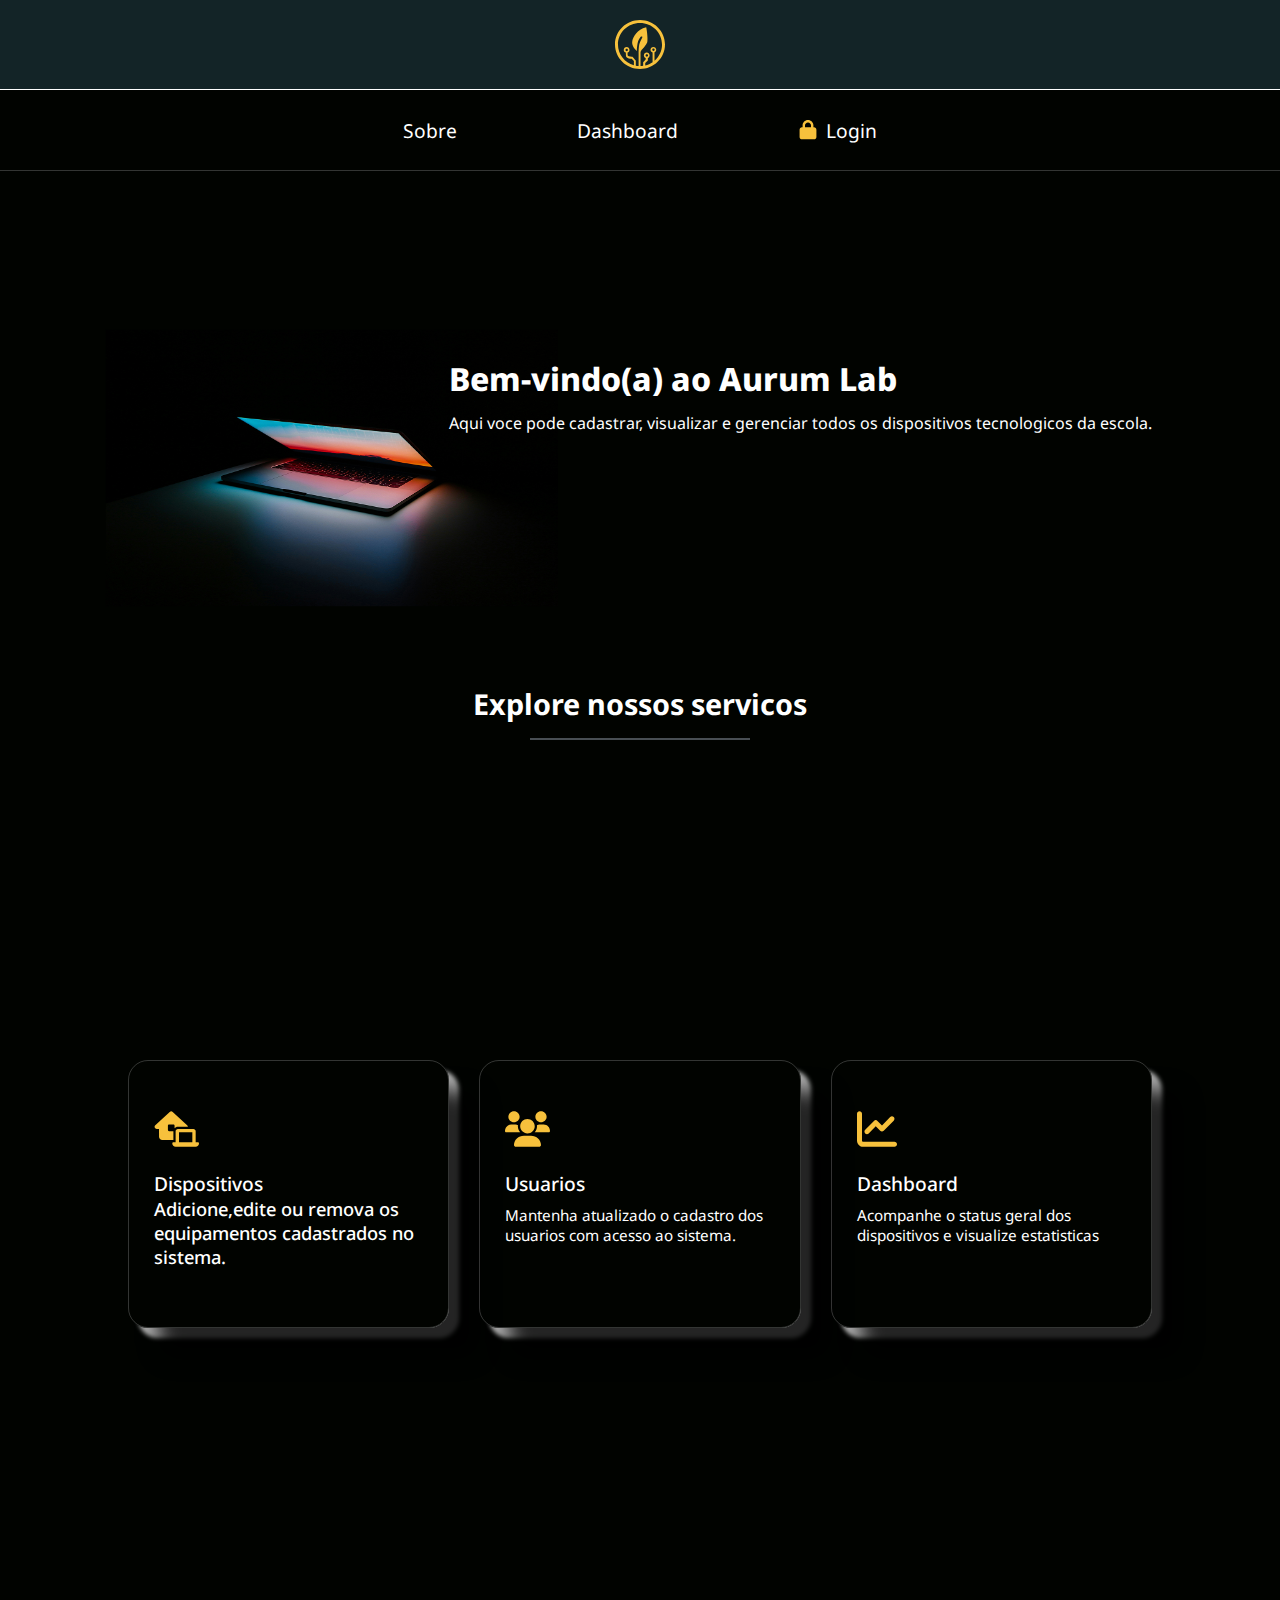
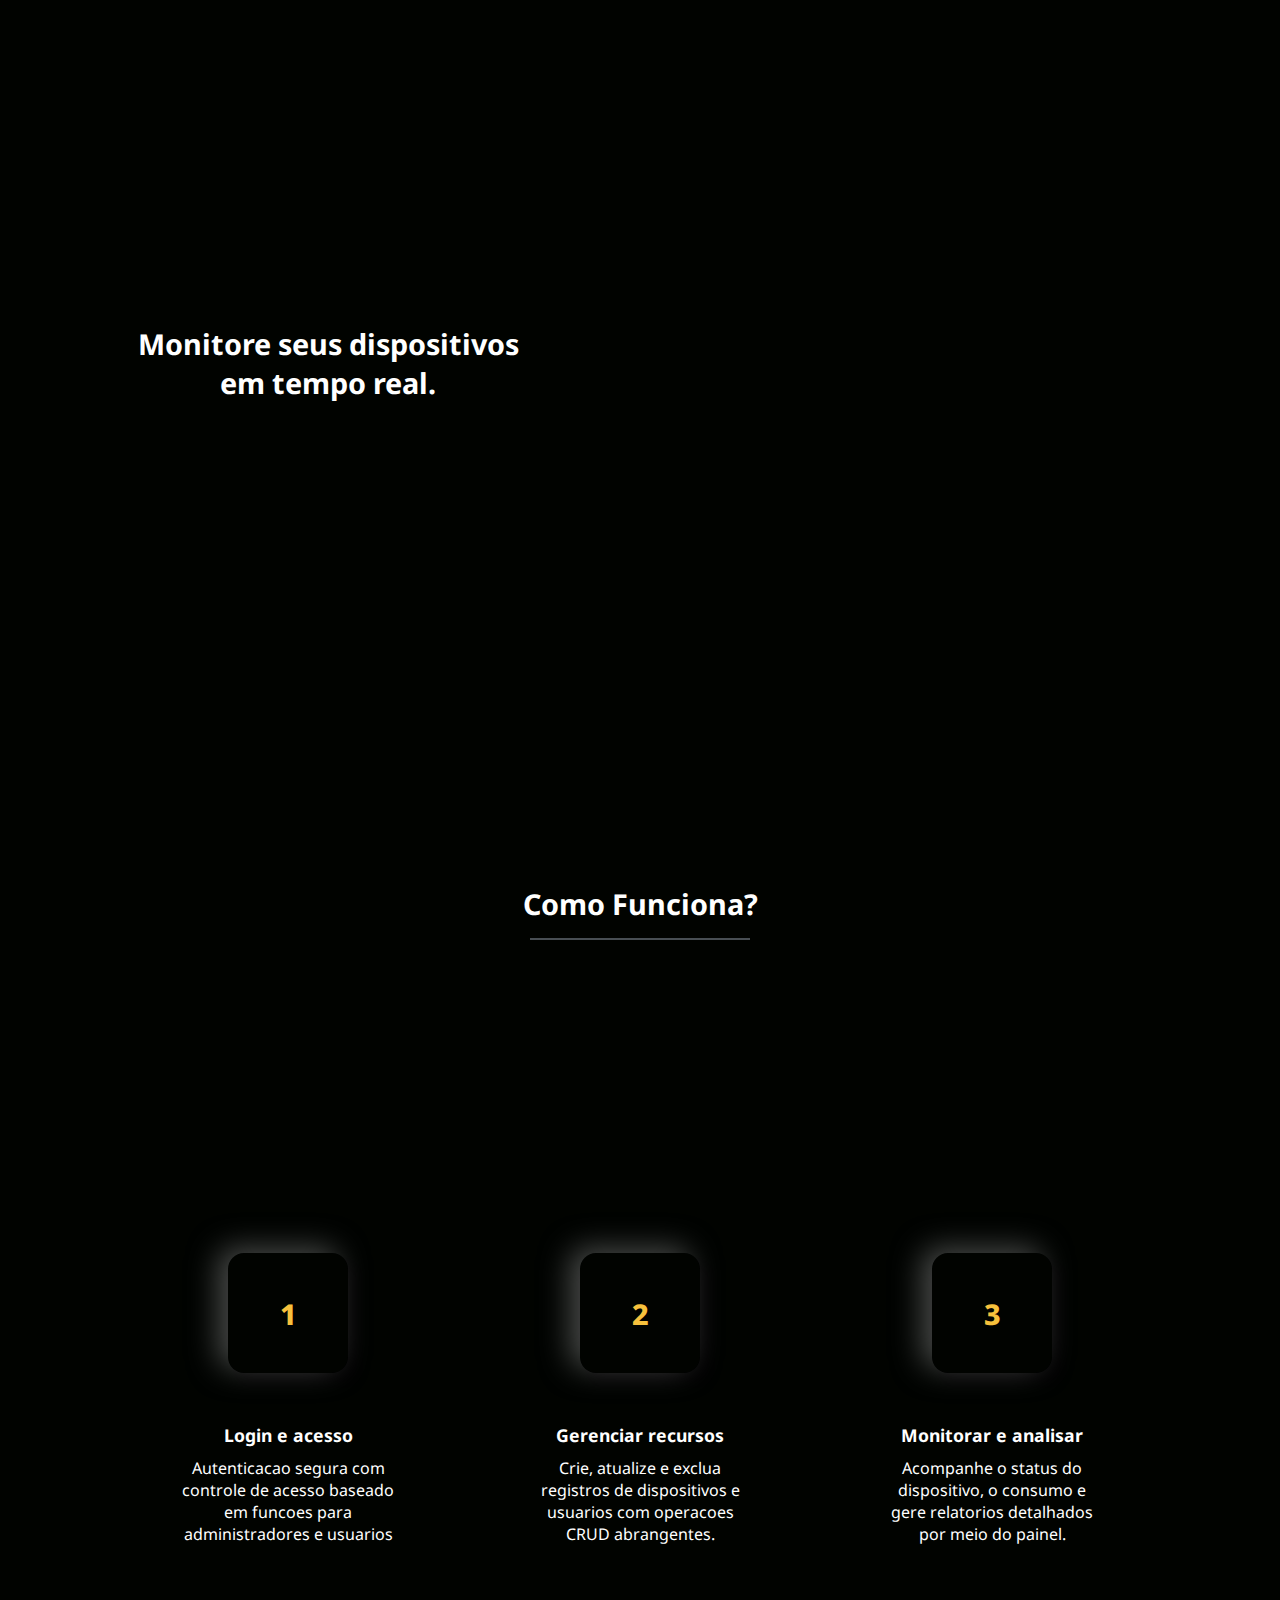
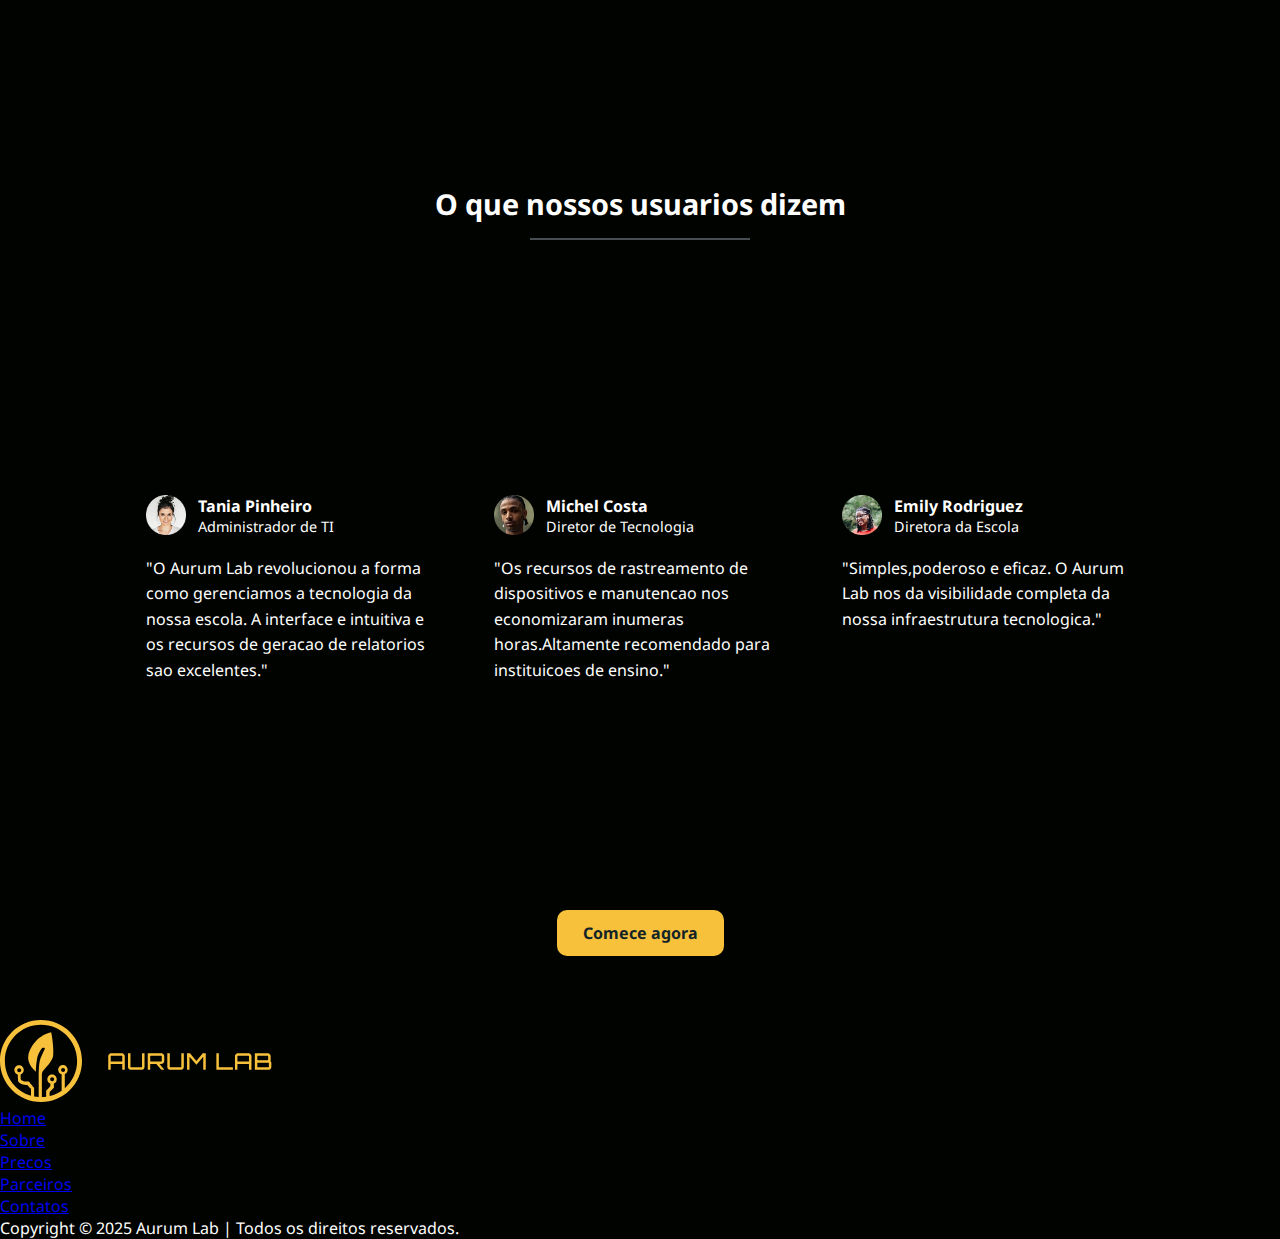
<file: index.html>
<!DOCTYPE html>
<html lang="en">
<head>
    <meta charset="UTF-8">
    <meta name="viewport" content="width=device-width, initial-scale=1.0">
    <title>Aurum Lab - Home</title>
    <link rel="stylesheet" href="styles/styles.css">
</head>
<body>
    <header class="cabecalho">
        <a href="#" class="barra-topo">
            <img src="assets/img/icone-logo.svg" alt="Logotipo Aurum Lab" class="logo">
        </a>
        <nav class="navegacao">
            <ul class="lista-menu">
                <li><a href="" class="link-ativo">Sobre</a></li>
                <li><a href="">Dashboard</a></li>
                <li>
                    <a href="" class="item-login">
                        <img class="cadeado" src="assets/icon/lock.svg" alt="">
                        Login
                    </a>
                </li>
            </ul>
        </nav>
    </header>

    <main>
        <!-- SECAO BANNER -->
        <section class="secao-banner">
            <div class="texto-banner">
                <h1 class="titulo-banner-principal">Bem-vindo(a) ao Aurum Lab</h1>
                <p class="subtitulo-banner">Aqui voce pode cadastrar, visualizar e gerenciar todos os dispositivos tecnologicos da escola.</p>
            </div>
        </section>
        <!-- SECAO SERVICOS -->
         <section class="secao-servicos">
            <div class="cabecalho-secao">
                <h2>Explore nossos servicos</h2>
                <span class="linha-decorativa"></span>
            </div>
            <div class="grade-servicos">
                <div class="cartao-servico">
                    <img src="assets/icon/house-laptop.svg" alt="" class="icone">
                    <h3 class="titulo-cartao">Dispositivos</h3class>
                        <p class="descricao-cartao">Adicione,edite ou remova os equipamentos cadastrados no sistema.</p>
                </div>
                <div class="cartao-servico">
                    <img src="assets/icon/users.svg" alt="" class="icone">
                    <h3 class="titulo-cartao">Usuarios</h3>
                    <p class="descricao-cartao">Mantenha atualizado o cadastro dos usuarios com acesso ao sistema.</p>
                </div>
                <div class="cartao-servico">
                    <img src="assets/icon/chart-line.svg" alt="" class="icone">
                    <h3 class="titulo-cartao">Dashboard</h3>
                    <p class="descricao-cartao">Acompanhe o status geral dos dispositivos e visualize estatisticas</p>
                </div>
            </div>
         </section>
            <!-- SECAO  MONITORAMENTO -->
             <section class="secao-monitoramento">
                <h2 class="titulo-banner-meio">Monitore seus dispositivos em tempo real.</h2>             
            </section>
            <!-- SECAO COMO FUNCIONA -->
             <section class="secao-como-funciona">
                <div class="cabecalho-secao">
                    <h2 class="titulo-secao">Como Funciona?</h2>
                    <span class="linha-decorativa"></span>
                </div>
                <div class="grade-passos">
                    <div class="passo">
                        <span class="numero-passo">1</span>
                        <h3 class="titulo-passo">Login e acesso</h3>
                        <p class="texto-passo">Autenticacao segura com controle de acesso baseado em funcoes para administradores e usuarios</p>
                    </div>
                    <div class="passo">
                        <span class="numero-passo">2</span>
                        <h3 class="titulo-passo">Gerenciar recursos</h3>
                        <p class="texto-passo">Crie, atualize e exclua registros de dispositivos e usuarios com operacoes CRUD abrangentes.</p>
                    </div>
                    <div class="passo">
                        <span class="numero-passo">3</span>
                        <h3 class="titulo-passo">Monitorar e analisar</h3>
                        <p class="texto-passo">Acompanhe o status do dispositivo, o consumo e gere relatorios detalhados por meio do painel.</p>
                    </div>
                </div>
             </section>
                <!-- SECAO DEPOIMENTOS -->
                 <section class="secao-depoimento">
                    <div class="cabecalho-secao">
                        <h2 class="titulo-secao">O que nossos usuarios dizem</h2>
                        <span class="linha-decorativa"></span>
                    </div>
                    <div class="grade-depoimentos">
                        <div class="depoimento">
                            <div class="topo-depoimento">
                                <img class="foto-usuario" src="assets/img/img-user1.png" alt="">
                                <div>
                                    <h3 class="nome-usuario">Tania Pinheiro</h3>
                                    <p class="cargo-usuario">Administrador de TI</p>
                                </div>
                            </div>
                            <p class="texto-depoimento"> "O Aurum Lab revolucionou a forma como gerenciamos a tecnologia da nossa escola. A interface e intuitiva e os recursos de geracao de relatorios sao excelentes."
                            </p>
                        </div>
                        <div class="depoimento">
                            <div class="topo-depoimento">
                                <img src="assets/img/img-user2.png" alt="" class="foto-usuario">
                                <div>
                                    <h3 class="nome-usuario">Michel Costa</h3>
                                    <p class="cargo-usuario">Diretor de Tecnologia</p>
                                </div>
                            </div>
                            <p class="texto-depoimento">"Os recursos de rastreamento de dispositivos e manutencao nos economizaram inumeras horas.Altamente recomendado para instituicoes de ensino."
                            </p>
                        </div>
                        <div class="depoimento">
                            <div class="topo-depoimento">
                                <img src="assets/img/img-user3.png" alt="" class="foto-usuario">
                                <div>
                                    <h3 class="nome-usuario">Emily Rodriguez</h3>
                                    <p class="cargo-usuario">Diretora da Escola</p>
                                </div>
                            </div>
                            <p class="texto-depoimento">"Simples,poderoso e eficaz. O Aurum Lab nos da visibilidade completa da nossa infraestrutura tecnologica."</p>
                        </div>
                    </div>
                    <a href="" class="botao-primario">Comece agora</a>
                 </section>
    </main>
    <!-- RODAPE -->
     <footer class="rodape">
        <div class="rodape-conteudo">
            <a href="#">
                <img src="assets/img/logo-horizontal.svg" alt="" class="logo-rodape">
            </a>
            <nav>
                <ul class="lista-rodape">
                    <li><a href="#">Home</a></li>
                    <li><a href="#">Sobre</a></li>
                    <li><a href="#">Precos</a></li>
                    <li><a href="#">Parceiros</a></li>
                    <li><a href="#">Contatos</a></li>
                </ul>
            </nav>
        </div>
        <div class="final-rodape">
            <div class="linha-divisoria"></div>
            <p class="direitos">
                Copyright © 2025 Aurum Lab | Todos os direitos reservados.
            </p>
        </div>
     </footer>
</body>
</html>
</file>
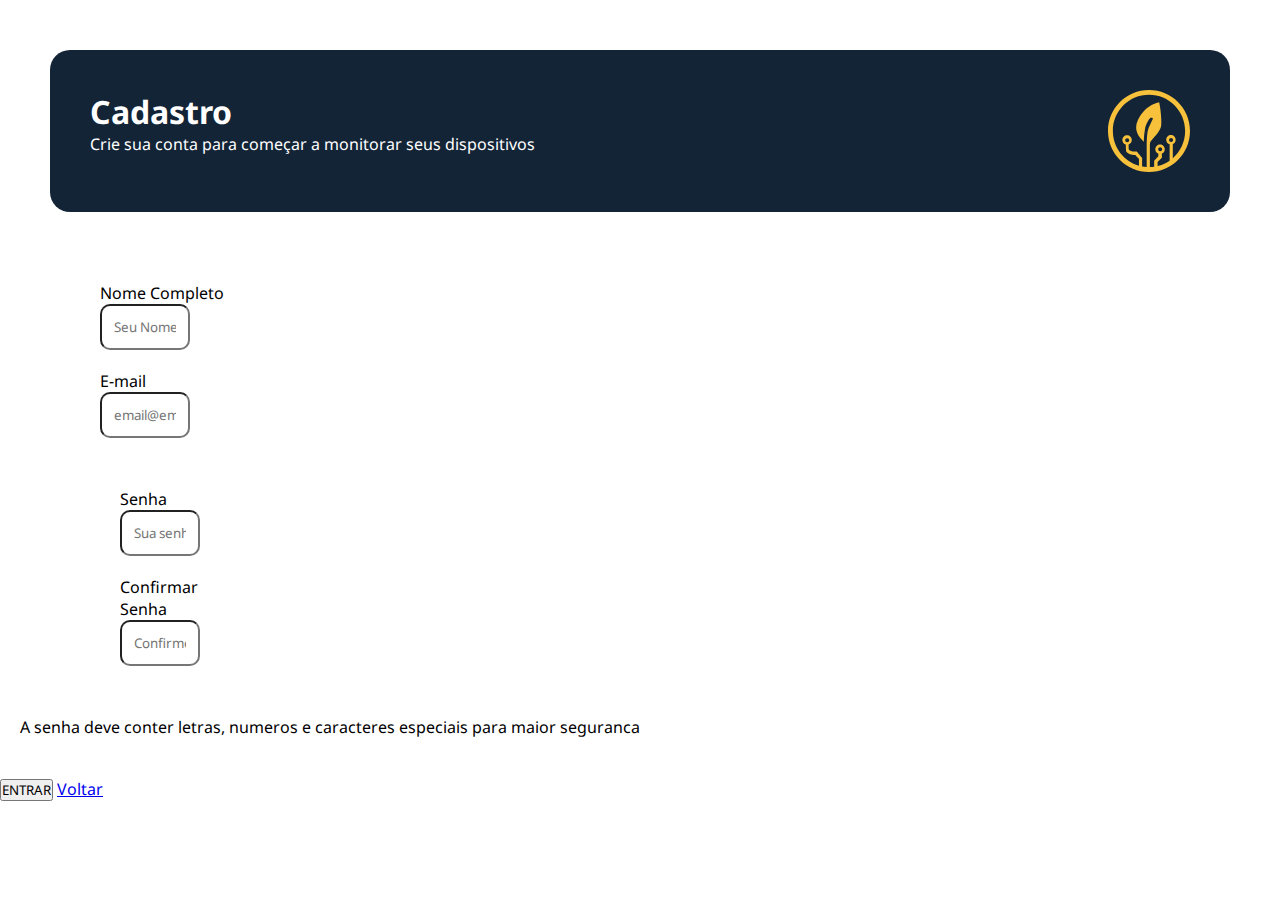
<file: cadastro.html>
<!DOCTYPE html>
<html lang="en">
<head>
    <meta charset="UTF-8">
    <meta name="viewport" content="width=device-width, initial-scale=1.0">
    <title>Aurum Lab - Cadastro</title>
    <link rel="stylesheet" href="styles/global.css">
    <link rel="stylesheet" href="styles/cadastro.css">
</head>
<body>
    <header class="cabecalho">
        <div class="cadastro">
            <div class="texto-cabecalho">
                <h1 class="titulo-cadastro">Cadastro</h1>
                <p class="subtitulo-cadastro">Crie sua conta para começar a monitorar seus dispositivos</p>
            </div>
            <img src="assets/img/icone-logo.svg" alt="" class="imagem-cadastro">
        </div>
    </header>
    <main class="conteiner-label">
        <section class="label-esquerdo">
            <form class="texto-para-cadastro">
                <label for="Nome">Nome Completo</label>
                <input type="text" id="text" placeholder="Seu Nome" required>

                <label for="email">E-mail</label>
                <input type="email" id="email" placeholder="email@email.com" required>
            </form>
        </section>
        <section class="label-direito">
            <form class="texto-para-cadastro">
                <label for="senha">Senha</label>
                <input type="password" id="senha" placeholder="Sua senha" required>

                <label for="confirmar-senha">Confirmar Senha</label>
                <input type="password" id="confirmar-senha" placeholder="Confirme sua senha" required>

            </form>
            <p class="requisito-senha">A senha deve conter letras, numeros e caracteres especiais para maior seguranca</p>
        </section>
        <button type="submit" class="cadastro-button"> ENTRAR</button>
        <a href="#" class="link-voltar">Voltar</a>
        </main>
    </body>
    </html>
</file>
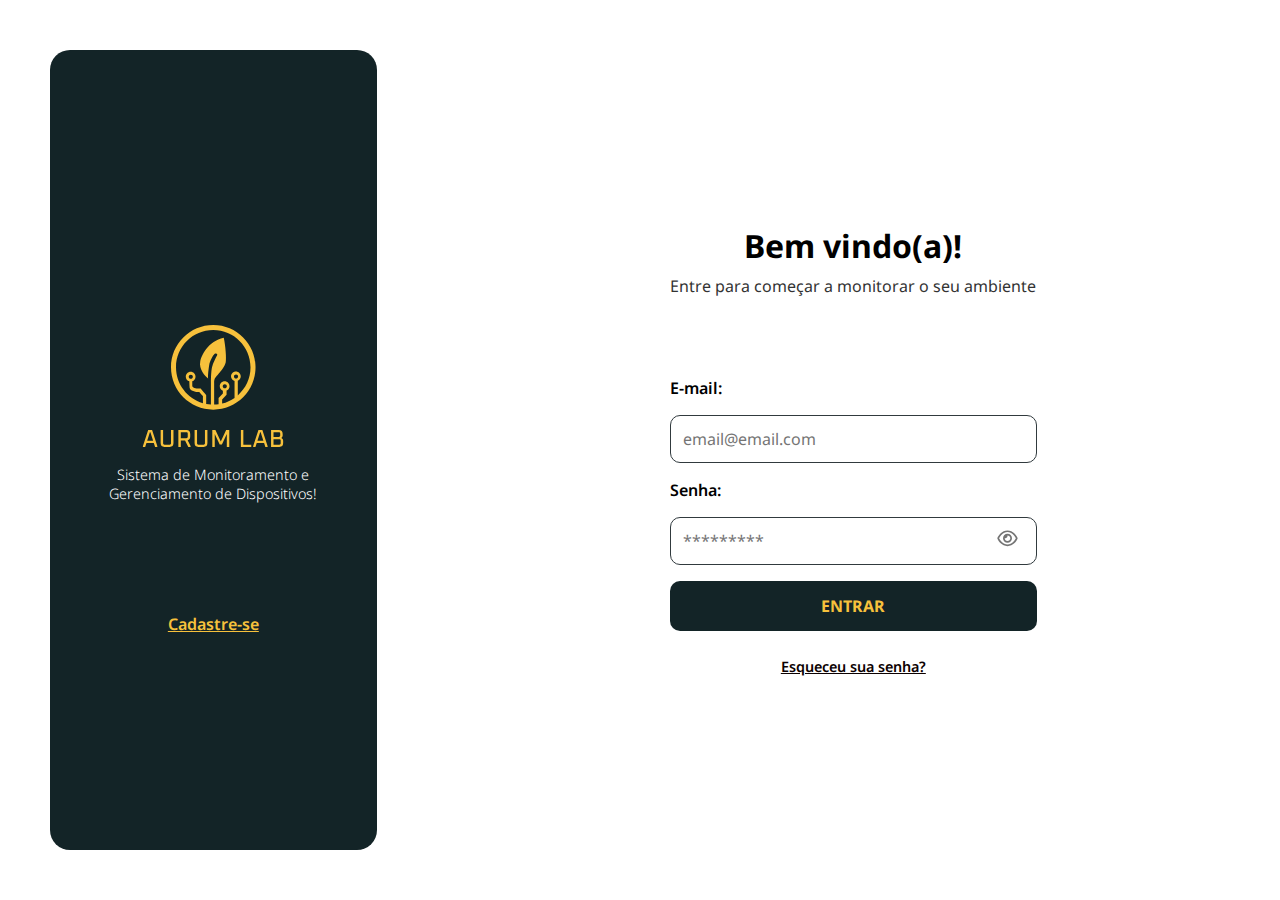
<file: login.html>
<!DOCTYPE html>
<html lang="pt-br">
<head>
  <meta charset="UTF-8">
  <meta name="viewport" content="width=device-width, initial-scale=1.0">
  <title>Aurum Lab - Login</title>
  <link rel="stylesheet" href="styles/login.css">
  <link rel="stylesheet" href="styles/global.css">
</head>
<body>
  <main class="container-login">
    <!-- Lado esquerdo -->
    <aside class="painel-esquerdo">
      <img src="assets/img/logo-vertical.svg" alt="Logotipo Aurum Lab" class="logo">
      <img class="logo-resp" src="assets/img/icone-logo.svg" alt="">
      <p class="descricao">Sistema de Monitoramento e Gerenciamento de Dispositivos!</p>
      <a href="#" class="link-cadastro">Cadastre-se</a>
    </aside>

    <!-- Lado direito -->
    <section class="painel-direito">
      <header class="cabecalho-login">
        <h2 class="titulo-login">Bem vindo(a)!</h2>
        <p class="subtitulo-login">Entre para começar a monitorar o seu ambiente</p>
      </header>

      <form class="form-login">
        <label for="email">E-mail:</label>
        <input type="email" id="email" placeholder="email@email.com" required>

        <label for="senha">Senha:</label>
        <div class="campo-senha">
          <input type="password" id="senha" placeholder="*********" required>
          <span class="icone-olho">
            <img src="assets/icon/eye.svg" alt="">
          </span>
        </div>

        <button type="submit" class="botao-login">ENTRAR</button>

        <a href="#" class="link-esqueci">Esqueceu sua senha?</a>

        <p class="erro-login">E-mail e senha incorretos</p>
      </form>
    </section>
  </main>
</body>
</html>
</file>
<file: styles/styles.css>
@import url('https://fonts.googleapis.com/css2?family=Noto+Sans:ital,wght@0,100..900;1,100..900&display=swap');


/* AJUSTES GLOBAIS */


:root {
    --fundo: #132427;
    --bg-home:#010300;
    --linha-decorativa: #b3c0cf;
    --branco: #ffffff;
    --amarelo: #f7c13c;
    --borda-suave: rgba(255,255,255,0.2);
    --sombra-passo-clara:rgba(145,145,145,0.5);
    --sombra-passo-escura:rgba(0,0,0,0.5);
    --sombra-neo-clara: rgba(255,255,255,0.7);
    --sombra-neo-escura: rgba(0,0,0,0.8);
}


*{
    box-sizing: border-box;
    margin: 0;
    padding: 0;
    font-family:  "Noto Sans", sans-serif;

}

html{
    scroll-behavior: smooth;
}

body{
    color: var(--branco);
    background-color: var(--bg-home);
}

/* CABECALHO */

.cabecalho{
    display: flex;
    flex-direction: column;
    background-color: var(--fundo);
    box-shadow: 0 1px 0 var(--borda-suave);

}

.logo{
    width: 4%;

}
.barra-topo{
    display: flex;
    align-items:center;
    justify-content: center;
    padding: 40px 20px;
    height: 10vh;
    border-bottom: 1px solid var(--branco);
}

.navegacao{
    display: flex;
    justify-content:center;
    align-items:center;
    height: 5vh;
    padding: 40px;
    background-color: var(--bg-home);
}

.lista-menu{
    display:flex;
    align-items: center;
    justify-content: center;
    list-style: none;
    gap: 10%;
    width: 100%;

}

.lista-menu a{
    color:var(--branco);
    font-size: 1.2em;
    text-decoration: none;

}

.lista-menu a:hover{
    opacity: 0.5;
}

.item-login{
    display: flex;
    align-items: center;
    gap: 8px;
}

.cadeado{
    width: 20px;
    height: 20px;
}

/* BANNER PRINCIPAL */

.secao-banner{
    background-image: url("../assets/img/Banner\ Home.png");
    background-position: 20% bottom;
    background-repeat: no-repeat;
    background-size:70%;

    display: flex;
    flex-direction: column;
    justify-content: center;
    align-items: flex-end;
    height: 50vh;
    padding: 0 10%;
    
}

.textos-banner{
    display: flex;
    flex-direction: column;
    align-items: center;
    justify-content: center;
    text-align: center;
    max-width: 45%;
}

.titulo-banner-principal{
    font-size: 2rem;
    font-weight: 800;
    margin-bottom: 12px;
}
.subtitulo-banner{
    text-align: center;
    color: var(--texto-suave);
}

/* SERVICOS */

.secao-servicos{
    display:flex;
    flex-direction: column;
    align-items: center;
    justify-content: space-between;
    height: 100vh;
    background-color: var(--bg-home);
    padding: 5% 10% 15%;
}

h2{
    font-size: 1.8rem;
    font-weight: 700;
    margin-bottom: 15px;
}

.linha-decorativa{
    width: 220px;
    height: 2px;
    background-color: var(--linha-decorativa);
    opacity: .4;
    margin-bottom: 30px;
}

.cabecalho-secao{
    display: flex;
    flex-direction: column;
    align-items: center;

}

.grade-servicos{
    display: grid;
    grid-template-columns: repeat(3,1fr);
    gap: 30px;

}
.cartao-servico{
    border-radius: 20px;
    padding: 50px 25px;
    box-shadow: 30px 30px 20px var(--sombra-neo-escura),
    10px 10px 4px var(--sombra-neo-clara);
    border: 1px solid var(--borda-suave);

}

.icone{
    height: 36px;
    margin-bottom: 10px;

}

.titulo-cartao{
    margin: 8px 0;
    font-size: 1.2em;
    font-weight: 500;
    color: var(--branco);
}

.descricao-cartao{
    color: var(--texto-suave);
    font-size: 0.95em;
}


/* MONITORAMENTO */

.secao-monitoramento{
    background-image: url(../assets/img/Banner\ monitore\ dispositivos.png);
    background-repeat: no-repeat;
    background-position: center;
    background-size: cover;
    background-attachment: fixed;
    width: 100%;
    height: 100vh;
    padding: 80px 0;
    display: flex;
    align-items: center;
}


.titulo-banner-meio{
    font-size: 1.8rem;
    text-align: center;
    width: 400px;
    margin-left: 10%;
}


/* COMO FUNCIONA */


.secao-como-funciona{
    padding: 5% 10% 10%;
    display:flex;
    flex-direction: column;
    align-items: center;
    gap: 40%;
    height: 100vh;
}

.grade-passos{
    display: grid;
    grid-template-columns: repeat(3,1fr);
    gap: 32px;
    justify-items: center;
}

.passo{
    display: flex;
    flex-direction: column;
    align-items: center;
    text-align: center;
    max-width: 70%;
}


.numero-passo{
    display:flex;
    align-items: center;
    justify-content: center;
    width: 120px;
    height:120px;
    border-radius: 16px;
    font-weight: 800;
    font-size: 1.8rem;
    color: var(--amarelo);
    box-shadow: -10px -5px 30px var(--sombra-passo-clara),
    10px 10px 4px var(--sombra-passo-escura);
    margin-bottom: 50px;
}

.titulo-passo{
    margin-bottom: 10px;
    font-size: 1.1rem;

}

.texto-passo{
    color: var(--texto-suave);

}

/* DEPOIMENTOS  */

.secao-depoimento{
    display:flex;
    flex-direction: column;
    justify-content: space-between;
    align-items: center;
    padding: 5% 10%;
    height: 100vh;


}

.grade-depoimentos{
    display: grid;
    grid-template-columns: repeat(3,1fr);
    gap: 20px;

}

.depoimento{
    display: flex;
    flex-direction: column;
    gap: 20px;
    border-radius: 20px;
    padding: 18px 18px 20px;
    box-shadow: -5px -5px 15px var(--sombra-passo-clara)
    10px 10px 4px var(--sombra-passo-escura);
}

.topo-depoimento{
    display: flex;
    align-items: center;
    gap: 12px;
}

.foto-usuario{
    width: 40px;
    height: 40px;
}

.nome-usuario{
    font-size: 1em;

}

.cargo-usuario{
    color: var(--texto-suave);
    font-size: 0.9em;
}

.texto-depoimento{
    color: var(--texto-suave);
    line-height: 1.6em;
}

.botao-primario{
    background-color: var(--amarelo);
    color: var(--fundo);
    padding: 12px 26px;
    border-radius:10px;
    text-decoration: none;
    font-weight: 700;
    transition: transform .15s ease;
}

.botao-primario:hover{
    transform: translateY(-10px);
    background-color: #d7a31d
}



/* RODAPE */
</file>
<file: styles/global.css>
@import url('https://fonts.googleapis.com/css2?family=Noto+Sans:ital,wght@0,100..900;1,100..900&display=swap');


/* AJUSTES GLOBAIS */


:root {
    --fundo: #132427;
    --bg-home:#010300;
    --linha-decorativa: #b3c0cf;
    --branco: #ffffff;
    --amarelo: #f7c13c;
    --borda-suave: rgba(255,255,255,0.2);
    --sombra-passo-clara:rgba(145,145,145,0.5);
    --sombra-passo-escura:rgba(0,0,0,0.5);
    --sombra-neo-clara: rgba(255,255,255,0.7);
    --sombra-neo-escura: rgba(0,0,0,0.8);
    --texto-escuro:#0c0101;
    --borda:#313a3e;
    --erro:#d40000;
    --fundo-cadastro:#132437;
}


*{
    box-sizing: border-box;
    margin: 0;
    padding: 0;
    font-family:  "Noto Sans", sans-serif;

}

html{
    scroll-behavior: smooth;
}
</file>
<file: styles/cadastro.css>
.cadastro{
    display:flex;
    margin: 50px 50px 70px 50px;
    background-color: var(--fundo-cadastro);
    padding: 40px 40px 40px 40px;
    justify-content: space-between;
    border-radius: 20px;
}
.texto-cabecalho{
    flex-direction: column;
    color: var(--branco);
}

.texto-para-cadastro{
    display: flex;
    flex-direction: column;
    margin: 0 1000px 30px 100px;
}
input{
    padding:12px;
    border-radius: 10px;
    width: 50%;
    margin-bottom: 20px;
    
}
label{
    width:70%;
}
.label-direito{ 
    display: flex;
    flex-direction: column;
    margin-bottom: 40px;
    margin-left: 20px;
}
</file>
<file: styles/login.css>
body{
    background-color:var(--branco);
}
.container-login{
    display: grid;
    grid-template-columns: 1fr 2fr;
    height: 100vh;
}

/* LADO ESQUERDO */

.painel-esquerdo{
    display:flex;
    flex-direction: column;
    align-items: center;
    justify-content: center;
    margin: 50px;
    border-radius: 20px;
    text-align: center;
    background-color: var(--fundo);
    color: var(--branco);
    padding: 30px 20px 20px 20px;
}

.logo{
    width: 50%;
    margin: 50px 0 10px;
}

.descricao{
    margin: 0 0 60px;
    font-size: 0.9em;
    font-weight: 300;
}

.link-cadastro{
    color: var(--amarelo);
    font-weight:600;
    margin-top: 50px;
    text-decoration: underline;
}

/* LADO DIREITO */

.painel-direito{
    display: flex;
    flex-direction: column;
    justify-content: center;
    align-items: center;
    text-align: center;
    gap: 50px;
    padding: 40px 60px;
}

.cabecalho-login{
    margin-bottom: 30px;
}

.titulo-login{
    font-size: 2rem;
    margin: 0;
}

.subtitulo-login{
    margin: 8px 0 0;
    color: #333333;
}

.form-login{
    display: flex;
    flex-direction: column;
    align-items: center;
    width: 50%;
    gap: 16px;
}

label{
    font-weight: 600;
    align-self: flex-start;
}

input{
    padding: 12px;
    border: 1px solid var(--borda);
    border-radius: 10px;
    font-size: 1rem;
    width: 100%;
}

.campo-senha{
    display:flex;
    align-items:center;
    width: 100%;
    position: relative;
}

.icone-olho{
    position: absolute;
    right: 5%;
    top:50%;
    transform: translateY(-50%); /*Move o elemento para cima metade da sua propria altura*/
}

.botao-login{
    background-color:var(--fundo);
    color:var(--amarelo);
    padding: 14px;
    border: none;
    border-radius: 10px;
    font-weight: 700;
    font-size: 1rem;
    width: 100%;

}

.botao-login:hover{
    background-color: #26394e;
    cursor: pointer;

}

.link-esqueci{
    text-align: center;
    font-size: 0.9rem;
    text-decoration: underline;
    font-weight: 600;
    color:var(--texto-escuro);
    margin-top: 10px;
}

.erro-login{
    color: var(--erro);
    font-weight: 600;
    text-align: center;
    margin-top: 20px;
    display: none; /* Esconde o elemento na tela*/
}

.logo-resp{
    display: none;
}

/* RESPONSIVIDADE - MEDIA QUERY */

@media (max-width: 900px){
    .container-login{
        grid-template-columns: 1fr;
    }
    .painel-esquerdo{
        margin: 0;
    }
    .descricao{
        font-size: 1.1em;
        max-width: 55%;

    }
    .logo{
        display: none;
    }
    .logo-resp{
        display: inline;
        margin-bottom: 50px;
    }
}

@media (max-width: 600px){
    .form-login{
        width: 80%;
        gap: 10px;
    }

    .titulo-login{
        font-size: 1.5rem;
    }

    .subtitulo-login{
        font-size: 0.9rem;
    }
    .botao-login{
        font-size: 0.8rem;
    }
   
}
</file>
